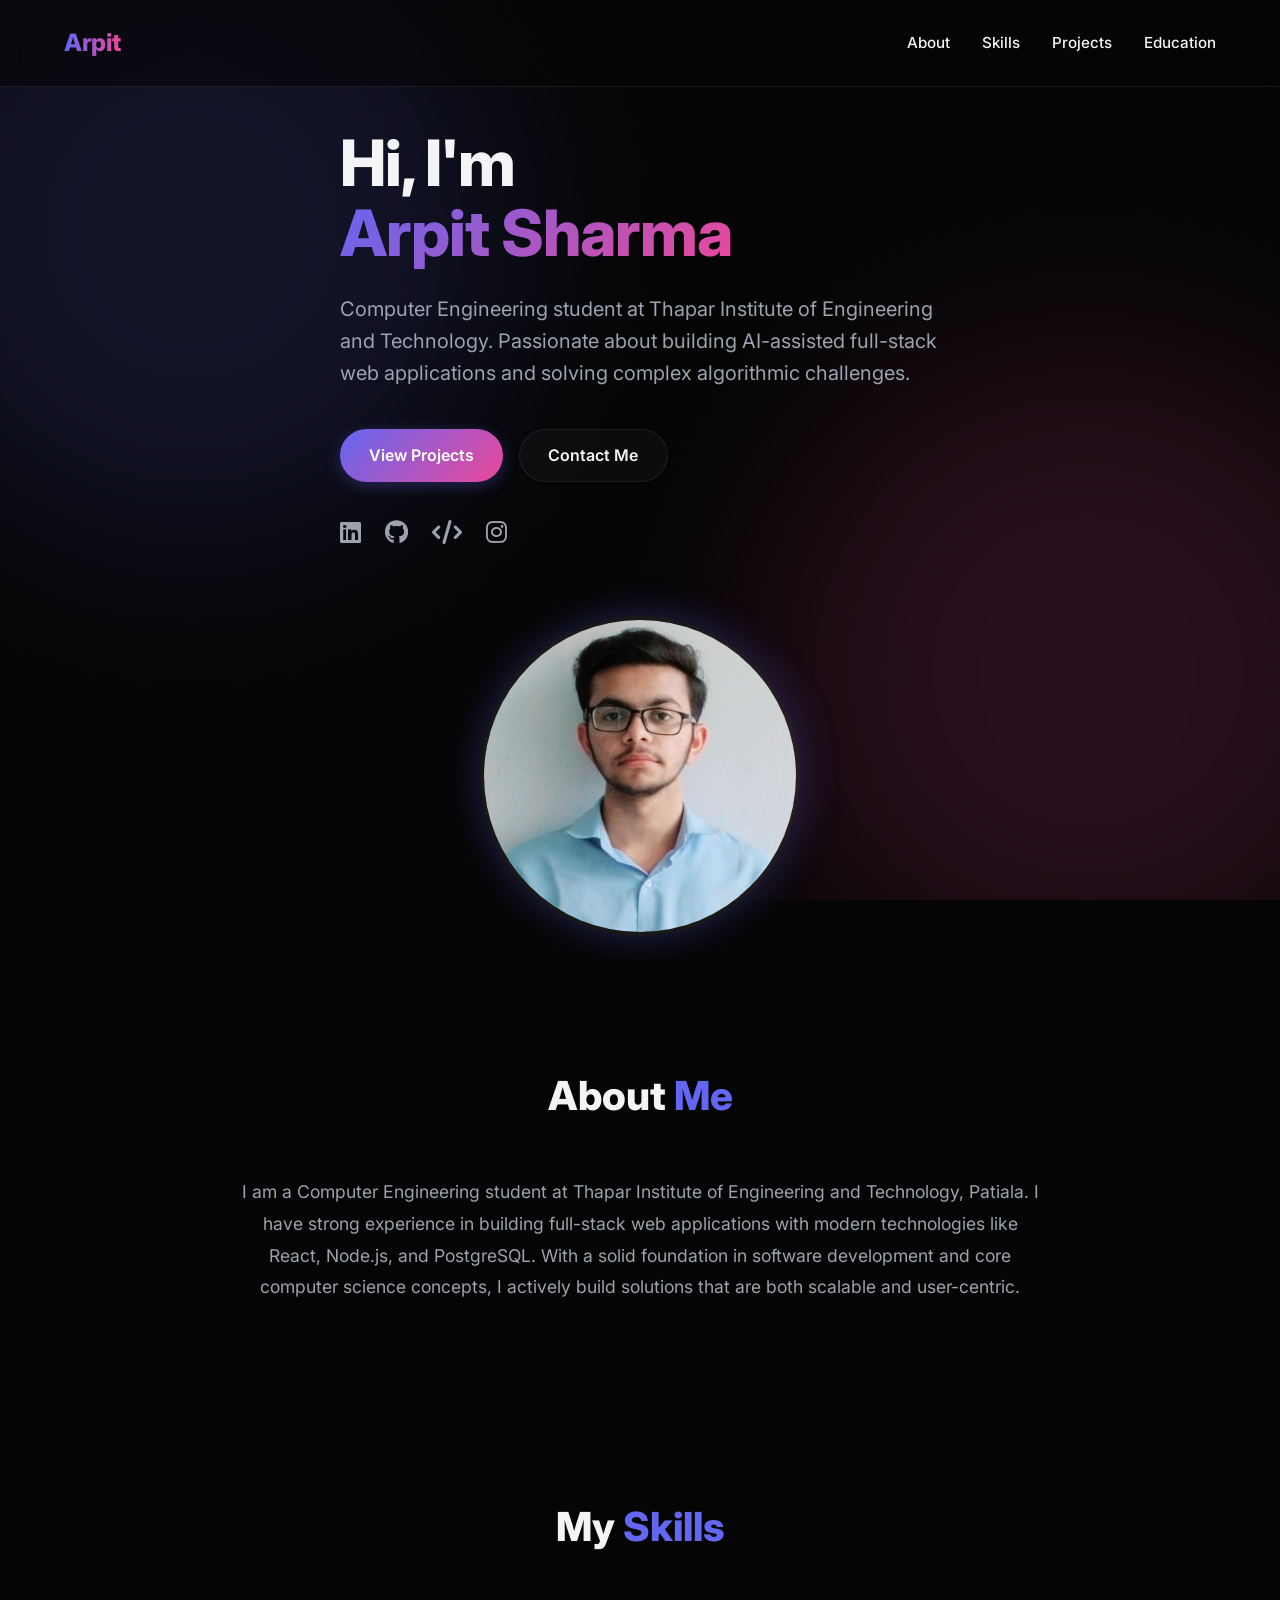
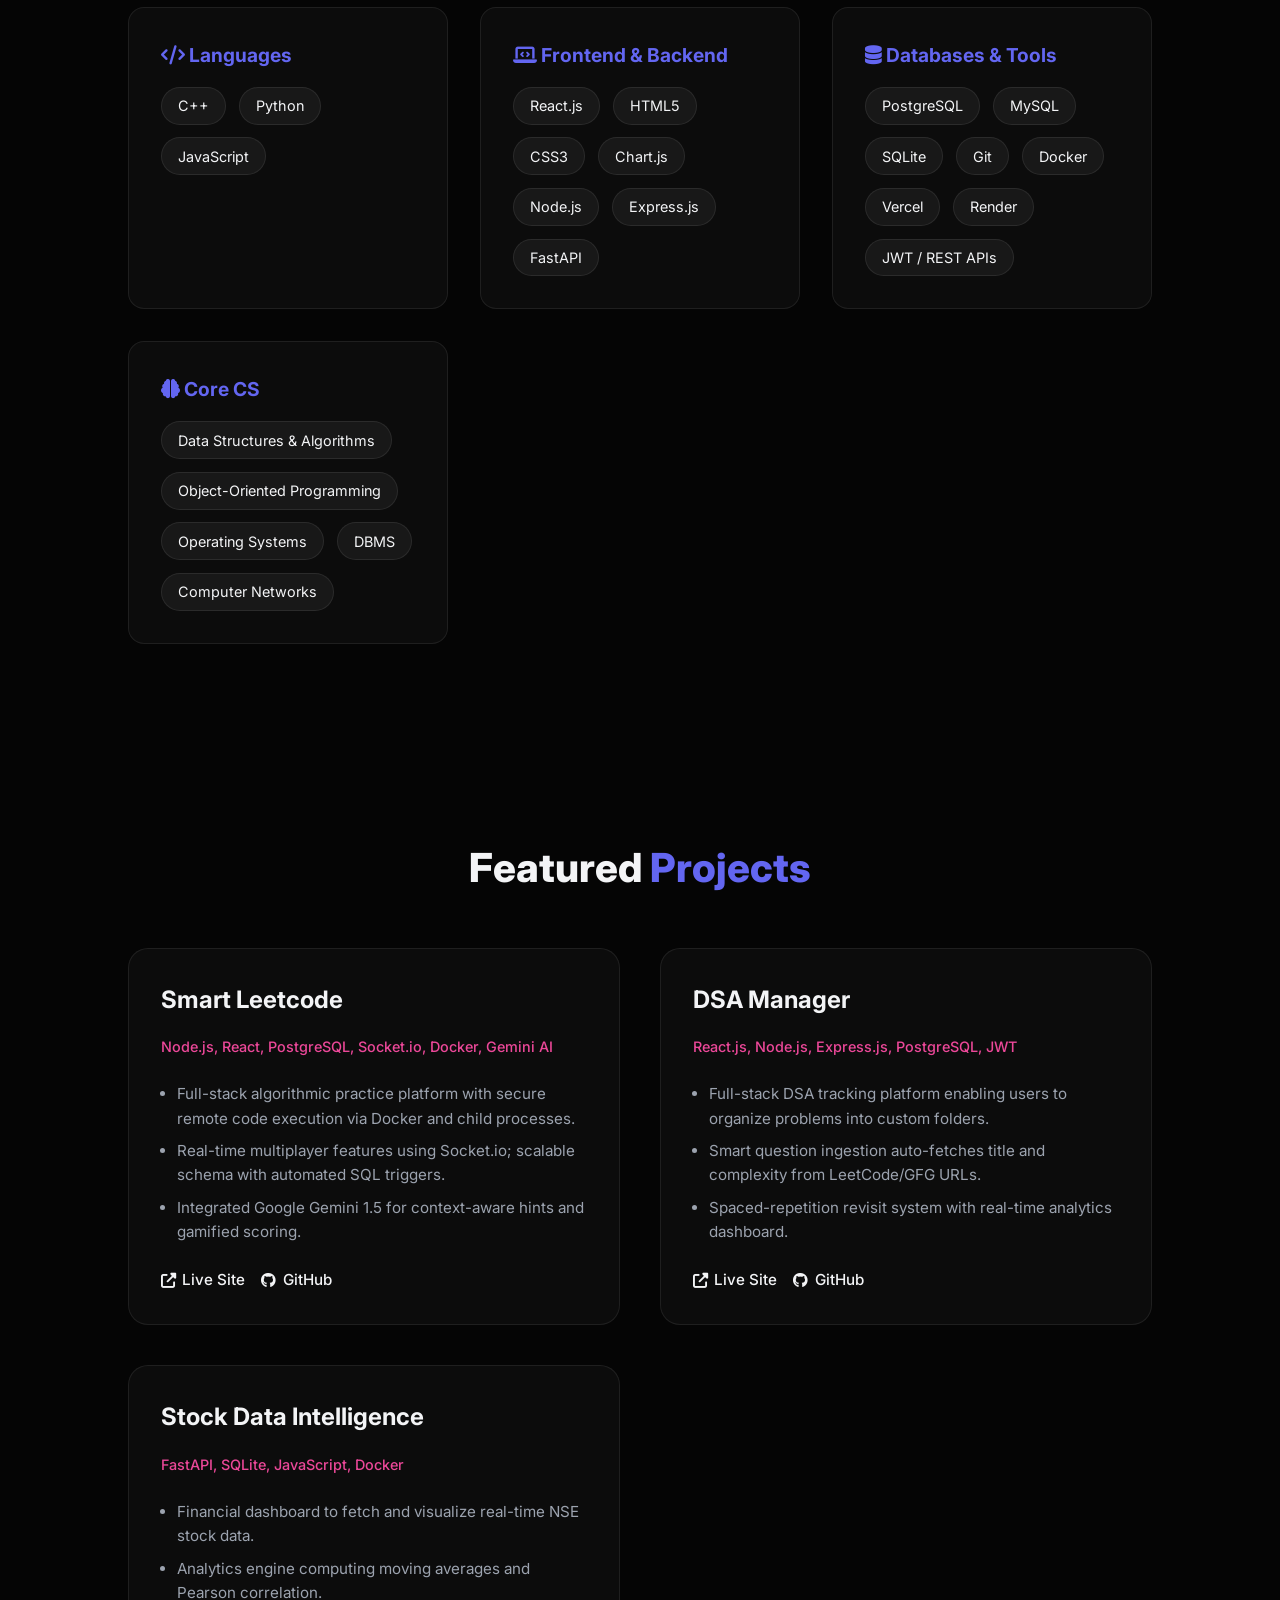
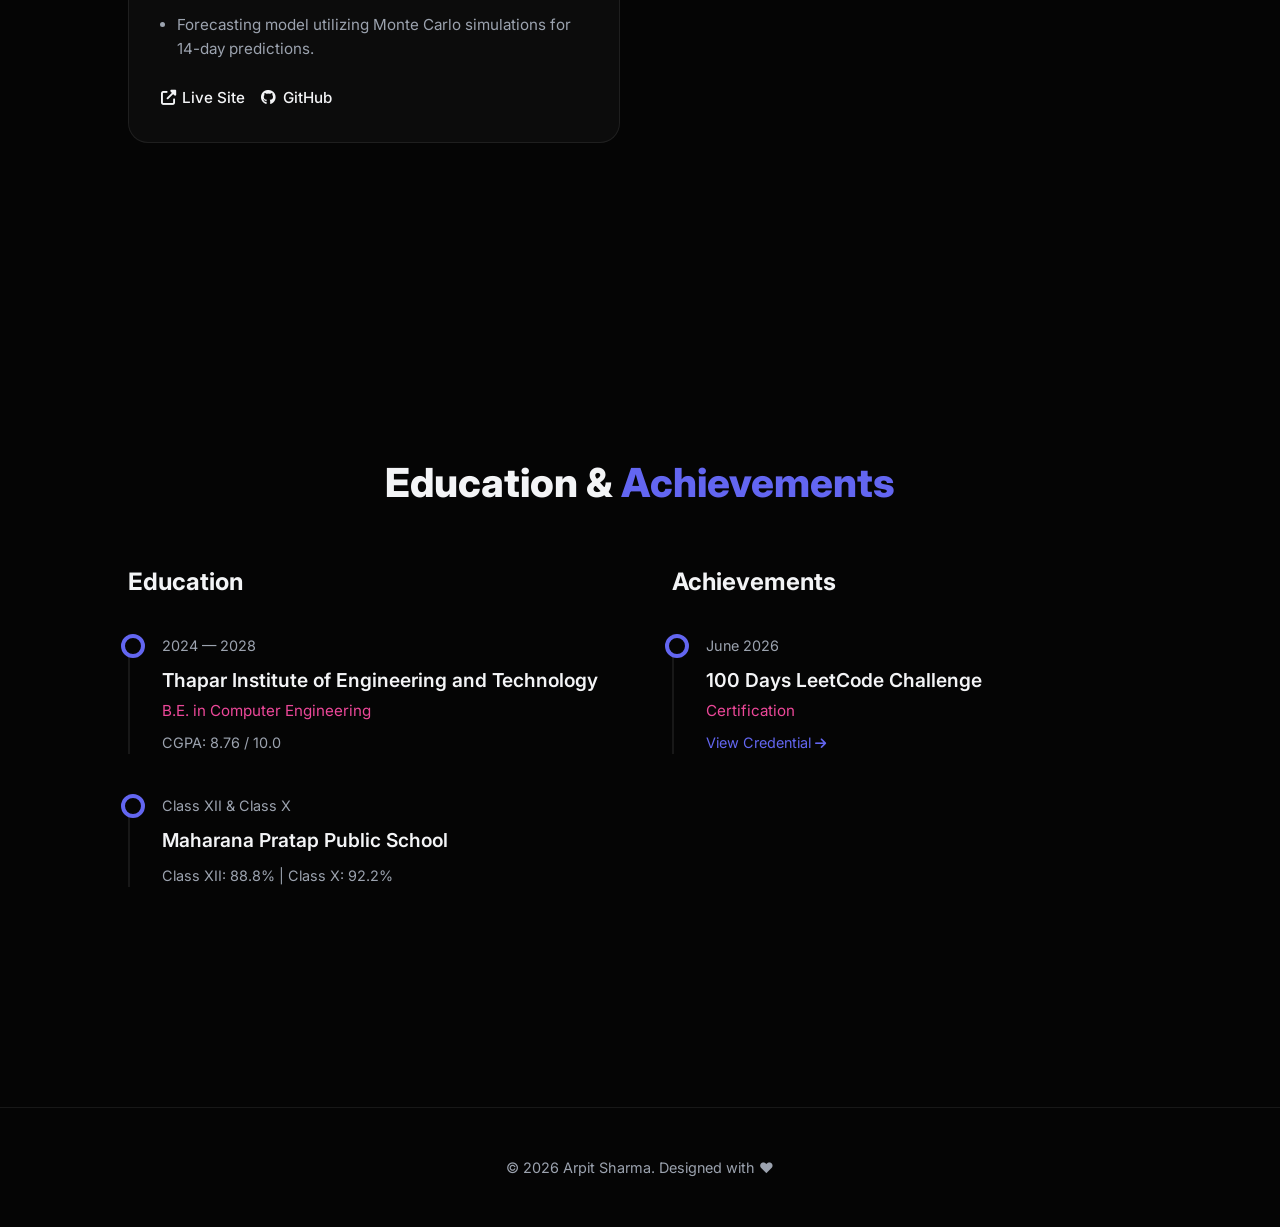
<file: index.html>
<!DOCTYPE html>
<html lang="en">

<head>
    <meta charset="UTF-8">
    <meta name="viewport" content="width=device-width, initial-scale=1.0">
    <title>Arpit Sharma - Portfolio</title>
    <link rel="stylesheet" href="style.css">
    <!-- Font Awesome for Icons -->
    <link rel="stylesheet" href="https://cdnjs.cloudflare.com/ajax/libs/font-awesome/6.4.0/css/all.min.css">
</head>

<body>
    <div class="bg-glow"></div>

    <nav>
        <a href="#" class="logo">Arpit</a>
        <div class="nav-links">
            <a href="#about">About</a>
            <a href="#skills">Skills</a>
            <a href="#projects">Projects</a>
            <a href="#education">Education</a>
        </div>
    </nav>

    <section class="hero" id="home">
        <div class="hero-content">
            <h1 class="hero-title">Hi, I'm <br><span class="gradient-text">Arpit Sharma</span></h1>
            <p class="hero-subtitle">Computer Engineering student at Thapar Institute of Engineering and Technology.
                Passionate about building AI-assisted full-stack web applications and solving complex algorithmic
                challenges.</p>

            <div class="btn-group">
                <a href="#projects" class="btn btn-primary">View Projects</a>
                <a href="mailto:arpitsharma6105@gmail.com" class="btn btn-secondary">Contact Me</a>
            </div>

            <div class="social-links">
                <a href="https://www.linkedin.com/in/arpitsharma6105/" target="_blank" title="LinkedIn"><i
                        class="fab fa-linkedin"></i></a>
                <a href="https://github.com/arpitsharma2028/" target="_blank" title="GitHub"><i
                        class="fab fa-github"></i></a>
                <a href="https://leetcode.com/arpitsharma6105" target="_blank" title="LeetCode"><i
                        class="fas fa-code"></i></a>
                <a href="https://www.instagram.com/arpitsharma2.0/" target="_blank" title="Instagram"><i
                        class="fab fa-instagram"></i></a>
            </div>
        </div>
        <div class="hero-image">
            <img src="arpit.jpg" alt="Arpit Sharma">
        </div>
    </section>

    <section id="about" style="min-height: auto; padding-top: 4rem;">
        <h2 class="section-title">About <span>Me</span></h2>
        <p
            style="text-align: center; max-width: 800px; margin: 0 auto; color: var(--text-muted); font-size: 1.1rem; line-height: 1.8;">
            I am a Computer Engineering student at Thapar Institute of Engineering and Technology, Patiala. I have
            strong experience in building full-stack web applications with modern technologies like React, Node.js, and
            PostgreSQL. With a solid foundation in software development and core computer science concepts, I actively
            build solutions that are both scalable and user-centric.
        </p>
    </section>

    <section id="skills">
        <h2 class="section-title">My <span>Skills</span></h2>
        <div class="skills-grid">
            <div class="skill-card">
                <h3><i class="fas fa-code"></i> Languages</h3>
                <div class="skill-tags">
                    <span class="tag">C++</span>
                    <span class="tag">Python</span>
                    <span class="tag">JavaScript</span>
                </div>
            </div>
            <div class="skill-card">
                <h3><i class="fas fa-laptop-code"></i> Frontend & Backend</h3>
                <div class="skill-tags">
                    <span class="tag">React.js</span>
                    <span class="tag">HTML5</span>
                    <span class="tag">CSS3</span>
                    <span class="tag">Chart.js</span>
                    <span class="tag">Node.js</span>
                    <span class="tag">Express.js</span>
                    <span class="tag">FastAPI</span>
                </div>
            </div>
            <div class="skill-card">
                <h3><i class="fas fa-database"></i> Databases & Tools</h3>
                <div class="skill-tags">
                    <span class="tag">PostgreSQL</span>
                    <span class="tag">MySQL</span>
                    <span class="tag">SQLite</span>
                    <span class="tag">Git</span>
                    <span class="tag">Docker</span>
                    <span class="tag">Vercel</span>
                    <span class="tag">Render</span>
                    <span class="tag">JWT / REST APIs</span>
                </div>
            </div>
            <div class="skill-card">
                <h3><i class="fas fa-brain"></i> Core CS</h3>
                <div class="skill-tags">
                    <span class="tag">Data Structures & Algorithms</span>
                    <span class="tag">Object-Oriented Programming</span>
                    <span class="tag">Operating Systems</span>
                    <span class="tag">DBMS</span>
                    <span class="tag">Computer Networks</span>
                </div>
            </div>
        </div>
    </section>

    <section id="projects">
        <h2 class="section-title">Featured <span>Projects</span></h2>
        <div class="projects-grid">

            <div class="project-card">
                <h3 class="project-title">Smart Leetcode</h3>
                <div class="project-tech">Node.js, React, PostgreSQL, Socket.io, Docker, Gemini AI</div>
                <div class="project-desc">
                    <ul style="padding-left: 1rem; color: var(--text-muted); font-size: 0.95rem;">
                        <li style="margin-bottom: 0.5rem;">Full-stack algorithmic practice platform with secure remote
                            code execution via Docker and child processes.</li>
                        <li style="margin-bottom: 0.5rem;">Real-time multiplayer features using Socket.io; scalable
                            schema with automated SQL triggers.</li>
                        <li>Integrated Google Gemini 1.5 for context-aware hints and gamified scoring.</li>
                    </ul>
                </div>
                <div class="project-links">
                    <a href="https://minileetcode-1.onrender.com/" target="_blank" class="project-link"><i
                            class="fas fa-external-link-alt"></i> Live Site</a>
                    <a href="https://github.com/arpitsharma2028/SmartLeetcode" target="_blank" class="project-link"><i
                            class="fab fa-github"></i> GitHub</a>
                </div>
            </div>

            <div class="project-card">
                <h3 class="project-title">DSA Manager</h3>
                <div class="project-tech">React.js, Node.js, Express.js, PostgreSQL, JWT</div>
                <div class="project-desc">
                    <ul style="padding-left: 1rem; color: var(--text-muted); font-size: 0.95rem;">
                        <li style="margin-bottom: 0.5rem;">Full-stack DSA tracking platform enabling users to organize
                            problems into custom folders.</li>
                        <li style="margin-bottom: 0.5rem;">Smart question ingestion auto-fetches title and complexity
                            from LeetCode/GFG URLs.</li>
                        <li>Spaced-repetition revisit system with real-time analytics dashboard.</li>
                    </ul>
                </div>
                <div class="project-links">
                    <a href="https://dsamanagerr.vercel.app/" target="_blank" class="project-link"><i
                            class="fas fa-external-link-alt"></i> Live Site</a>
                    <a href="https://github.com/arpitsharma2028/DSA_Manager" target="_blank" class="project-link"><i
                            class="fab fa-github"></i> GitHub</a>
                </div>
            </div>

            <div class="project-card">
                <h3 class="project-title">Stock Data Intelligence</h3>
                <div class="project-tech">FastAPI, SQLite, JavaScript, Docker</div>
                <div class="project-desc">
                    <ul style="padding-left: 1rem; color: var(--text-muted); font-size: 0.95rem;">
                        <li style="margin-bottom: 0.5rem;">Financial dashboard to fetch and visualize real-time NSE
                            stock data.</li>
                        <li style="margin-bottom: 0.5rem;">Analytics engine computing moving averages and Pearson
                            correlation.</li>
                        <li>Forecasting model utilizing Monte Carlo simulations for 14-day predictions.</li>
                    </ul>
                </div>
                <div class="project-links">
                    <a href="https://stock-dashboard-nro3.onrender.com" target="_blank" class="project-link"><i
                            class="fas fa-external-link-alt"></i> Live Site</a>
                    <a href="https://github.com/arpitsharma2028/stock-data-intelligence-dashboard" target="_blank"
                        class="project-link"><i class="fab fa-github"></i> GitHub</a>
                </div>
            </div>

        </div>
    </section>

    <section id="education">
        <h2 class="section-title">Education & <span>Achievements</span></h2>

        <div class="edu-cert-container">
            <div>
                <h3 style="font-size: 1.5rem; margin-bottom: 2rem; color: var(--text-color);">Education</h3>

                <div class="timeline-item">
                    <div class="timeline-date">2024 — 2028</div>
                    <div class="timeline-title">Thapar Institute of Engineering and Technology</div>
                    <div class="timeline-subtitle">B.E. in Computer Engineering</div>
                    <p style="color: var(--text-muted); font-size: 0.9rem; margin-top: 0.5rem;">CGPA: 8.76 / 10.0</p>
                </div>

                <div class="timeline-item">
                    <div class="timeline-date">Class XII & Class X</div>
                    <div class="timeline-title">Maharana Pratap Public School</div>
                    <p style="color: var(--text-muted); font-size: 0.9rem; margin-top: 0.5rem;">Class XII: 88.8% | Class
                        X: 92.2%</p>
                </div>
            </div>

            <div>
                <h3 style="font-size: 1.5rem; margin-bottom: 2rem; color: var(--text-color);">Achievements</h3>

                <div class="timeline-item">
                    <div class="timeline-date">June 2026</div>
                    <div class="timeline-title">100 Days LeetCode Challenge</div>
                    <div class="timeline-subtitle">Certification</div>
                    <p style="color: var(--text-muted); font-size: 0.9rem; margin-top: 0.5rem;">
                        <a href="https://credsverse.com/credentials/ee8e417f-8924-4085-bf0f-48c8ae17b587?recipient=true"
                            target="_blank" style="color: var(--accent-1); text-decoration: none;">View Credential <i
                                class="fas fa-arrow-right" style="font-size: 0.8rem;"></i></a>
                    </p>
                </div>


            </div>
        </div>
    </section>

    <footer>
        <p>&copy; 2026 Arpit Sharma. Designed with ❤️</p>
    </footer>

    <script>
        // Navbar blur on scroll
        window.addEventListener('scroll', () => {
            const nav = document.querySelector('nav');
            if (window.scrollY > 50) {
                nav.style.padding = '1rem 5%';
                nav.style.background = 'rgba(5, 5, 5, 0.8)';
            } else {
                nav.style.padding = '1.5rem 5%';
                nav.style.background = 'rgba(5, 5, 5, 0.6)';
            }
        });
    </script>
</body>

</html>
</file>
<file: style.css>
@import url('https://fonts.googleapis.com/css2?family=Inter:wght@300;400;500;600;700;800&display=swap');

:root {
  --bg-color: #050505;
  --text-color: #f3f4f6;
  --text-muted: #9ca3af;
  --accent-1: #6366f1;
  --accent-2: #ec4899;
  --card-bg: rgba(255, 255, 255, 0.03);
  --card-border: rgba(255, 255, 255, 0.08);
  --glass-bg: rgba(5, 5, 5, 0.6);
}

* {
  margin: 0;
  padding: 0;
  box-sizing: border-box;
  font-family: 'Inter', sans-serif;
}

body {
  background-color: var(--bg-color);
  color: var(--text-color);
  line-height: 1.6;
  overflow-x: hidden;
}

html {
  scroll-behavior: smooth;
}

/* Background effects */
.bg-glow {
  position: fixed;
  top: 0;
  left: 0;
  width: 100vw;
  height: 100vh;
  z-index: -1;
  overflow: hidden;
  background: var(--bg-color);
}
.bg-glow::before, .bg-glow::after {
  content: '';
  position: absolute;
  width: 50vw;
  height: 50vw;
  border-radius: 50%;
  filter: blur(100px);
  opacity: 0.15;
  animation: float 20s infinite alternate ease-in-out;
}
.bg-glow::before {
  top: -10%;
  left: -10%;
  background: var(--accent-1);
}
.bg-glow::after {
  bottom: -10%;
  right: -10%;
  background: var(--accent-2);
  animation-delay: -10s;
}

@keyframes float {
  0% { transform: translate(0, 0); }
  100% { transform: translate(10%, 10%); }
}

/* Navbar */
nav {
  position: fixed;
  top: 0;
  width: 100%;
  padding: 1.5rem 5%;
  display: flex;
  justify-content: space-between;
  align-items: center;
  background: var(--glass-bg);
  backdrop-filter: blur(12px);
  border-bottom: 1px solid var(--card-border);
  z-index: 1000;
  transition: padding 0.3s ease;
}
.logo {
  font-size: 1.5rem;
  font-weight: 800;
  letter-spacing: -0.5px;
  background: linear-gradient(to right, var(--accent-1), var(--accent-2));
  -webkit-background-clip: text;
  -webkit-text-fill-color: transparent;
  text-decoration: none;
}
.nav-links {
  display: flex;
  gap: 2rem;
}
.nav-links a {
  color: var(--text-color);
  text-decoration: none;
  font-weight: 500;
  font-size: 0.95rem;
  transition: color 0.3s ease;
  position: relative;
}
.nav-links a::after {
  content: '';
  position: absolute;
  width: 0;
  height: 2px;
  bottom: -4px;
  left: 0;
  background: var(--accent-1);
  transition: width 0.3s ease;
}
.nav-links a:hover {
  color: var(--accent-1);
}
.nav-links a:hover::after {
  width: 100%;
}

/* General Layout */
section {
  min-height: 100vh;
  padding: 8rem 10% 4rem;
  display: flex;
  flex-direction: column;
  justify-content: center;
}
.section-title {
  font-size: 2.5rem;
  font-weight: 800;
  margin-bottom: 3rem;
  text-align: center;
}
.section-title span {
  color: var(--accent-1);
}

/* Hero Section */
.hero {
  display: flex;
  align-items: center;
  justify-content: space-between;
  gap: 4rem;
}
.hero-content {
  flex: 1;
}
.hero-title {
  font-size: 4rem;
  font-weight: 800;
  line-height: 1.1;
  margin-bottom: 1.5rem;
  letter-spacing: -1px;
}
.hero-title .gradient-text {
  background: linear-gradient(135deg, var(--accent-1), var(--accent-2));
  -webkit-background-clip: text;
  -webkit-text-fill-color: transparent;
}
.hero-subtitle {
  font-size: 1.25rem;
  color: var(--text-muted);
  margin-bottom: 2.5rem;
  max-width: 600px;
}
.hero-image {
  flex: 1;
  display: flex;
  justify-content: center;
}
.hero-image img {
  width: 320px;
  height: 320px;
  border-radius: 50%;
  object-fit: cover;
  animation: float-profile 6s ease-in-out infinite;
  border: 4px solid var(--card-border);
  box-shadow: 0 0 40px rgba(99, 102, 241, 0.3);
  transition: transform 0.3s ease, box-shadow 0.3s ease;
}

.hero-image img:hover {
  transform: scale(1.05);
  box-shadow: 0 0 60px rgba(99, 102, 241, 0.5), inset 0 0 20px rgba(236, 72, 153, 0.3);
}

@keyframes float-profile {
  0% { transform: translateY(0px); }
  50% { transform: translateY(-15px); }
  100% { transform: translateY(0px); }
}

/* Buttons & Socials */
.btn-group {
  display: flex;
  gap: 1rem;
  margin-bottom: 2rem;
}
.btn {
  padding: 0.8rem 1.8rem;
  border-radius: 30px;
  font-weight: 600;
  text-decoration: none;
  transition: all 0.3s ease;
  display: inline-flex;
  align-items: center;
  gap: 0.5rem;
}
.btn-primary {
  background: linear-gradient(135deg, var(--accent-1), var(--accent-2));
  color: white;
  box-shadow: 0 4px 15px rgba(99, 102, 241, 0.3);
}
.btn-primary:hover {
  transform: translateY(-2px);
  box-shadow: 0 6px 20px rgba(99, 102, 241, 0.4);
}
.btn-secondary {
  background: var(--card-bg);
  color: var(--text-color);
  border: 1px solid var(--card-border);
}
.btn-secondary:hover {
  background: rgba(255, 255, 255, 0.1);
  transform: translateY(-2px);
}
.social-links {
  display: flex;
  gap: 1.5rem;
}
.social-links a {
  color: var(--text-muted);
  font-size: 1.5rem;
  transition: color 0.3s ease, transform 0.3s ease;
}
.social-links a:hover {
  color: var(--accent-1);
  transform: translateY(-3px) scale(1.1);
}

/* Skills Grid */
.skills-grid {
  display: grid;
  grid-template-columns: repeat(auto-fit, minmax(250px, 1fr));
  gap: 2rem;
}
.skill-card {
  background: var(--card-bg);
  border: 1px solid var(--card-border);
  padding: 2rem;
  border-radius: 16px;
  transition: transform 0.3s ease, background 0.3s ease;
}
.skill-card:hover {
  transform: translateY(-5px);
  background: rgba(255, 255, 255, 0.05);
  border-color: rgba(255, 255, 255, 0.15);
}
.skill-card h3 {
  font-size: 1.2rem;
  margin-bottom: 1rem;
  color: var(--accent-1);
}
.skill-tags {
  display: flex;
  flex-wrap: wrap;
  gap: 0.8rem;
}
.tag {
  background: rgba(255, 255, 255, 0.05);
  padding: 0.4rem 1rem;
  border-radius: 20px;
  font-size: 0.9rem;
  color: var(--text-color);
  border: 1px solid var(--card-border);
}

/* Projects Section */
.projects-grid {
  display: grid;
  grid-template-columns: repeat(auto-fit, minmax(320px, 1fr));
  gap: 2.5rem;
}
.project-card {
  background: var(--card-bg);
  border: 1px solid var(--card-border);
  border-radius: 20px;
  padding: 2rem;
  display: flex;
  flex-direction: column;
  transition: transform 0.3s ease;
  position: relative;
  overflow: hidden;
}
.project-card:hover {
  transform: translateY(-10px);
  border-color: rgba(99, 102, 241, 0.3);
}
.project-card::before {
  content: '';
  position: absolute;
  top: 0;
  left: 0;
  width: 100%;
  height: 4px;
  background: linear-gradient(to right, var(--accent-1), var(--accent-2));
  transform: scaleX(0);
  transform-origin: left;
  transition: transform 0.4s ease;
}
.project-card:hover::before {
  transform: scaleX(1);
}
.project-title {
  font-size: 1.5rem;
  font-weight: 700;
  margin-bottom: 1rem;
}
.project-desc {
  color: var(--text-muted);
  margin-bottom: 1.5rem;
  flex-grow: 1;
}
.project-tech {
  color: var(--accent-2);
  font-size: 0.9rem;
  margin-bottom: 1.5rem;
  font-weight: 500;
}
.project-links {
  display: flex;
  gap: 1rem;
}
.project-link {
  color: var(--text-color);
  text-decoration: none;
  font-size: 0.95rem;
  font-weight: 500;
  display: flex;
  align-items: center;
  gap: 0.4rem;
  transition: color 0.2s ease;
}
.project-link:hover {
  color: var(--accent-1);
}

/* Education & Certs */
.edu-cert-container {
  display: grid;
  grid-template-columns: 1fr 1fr;
  gap: 4rem;
}
.timeline-item {
  position: relative;
  padding-left: 2rem;
  margin-bottom: 2.5rem;
  border-left: 2px solid var(--card-border);
}
.timeline-item::before {
  content: '';
  position: absolute;
  left: -9px;
  top: 0;
  width: 16px;
  height: 16px;
  border-radius: 50%;
  background: var(--bg-color);
  border: 4px solid var(--accent-1);
}
.timeline-date {
  color: var(--text-muted);
  font-size: 0.9rem;
  margin-bottom: 0.5rem;
}
.timeline-title {
  font-size: 1.2rem;
  font-weight: 600;
  margin-bottom: 0.2rem;
}
.timeline-subtitle {
  color: var(--accent-2);
  font-size: 0.95rem;
}

/* Footer */
footer {
  text-align: center;
  padding: 3rem;
  border-top: 1px solid var(--card-border);
  color: var(--text-muted);
  font-size: 0.9rem;
}

/* Responsive */
@media (max-width: 900px) {
  .hero {
    flex-direction: column-reverse;
    text-align: center;
    padding-top: 6rem;
  }
  .btn-group, .social-links {
    justify-content: center;
  }
  .edu-cert-container {
    grid-template-columns: 1fr;
  }
}
@media (max-width: 600px) {
  .nav-links {
    display: none;
  }
  .hero-title {
    font-size: 2.5rem;
  }
  section {
    padding: 6rem 5% 3rem;
  }
}
</file>
